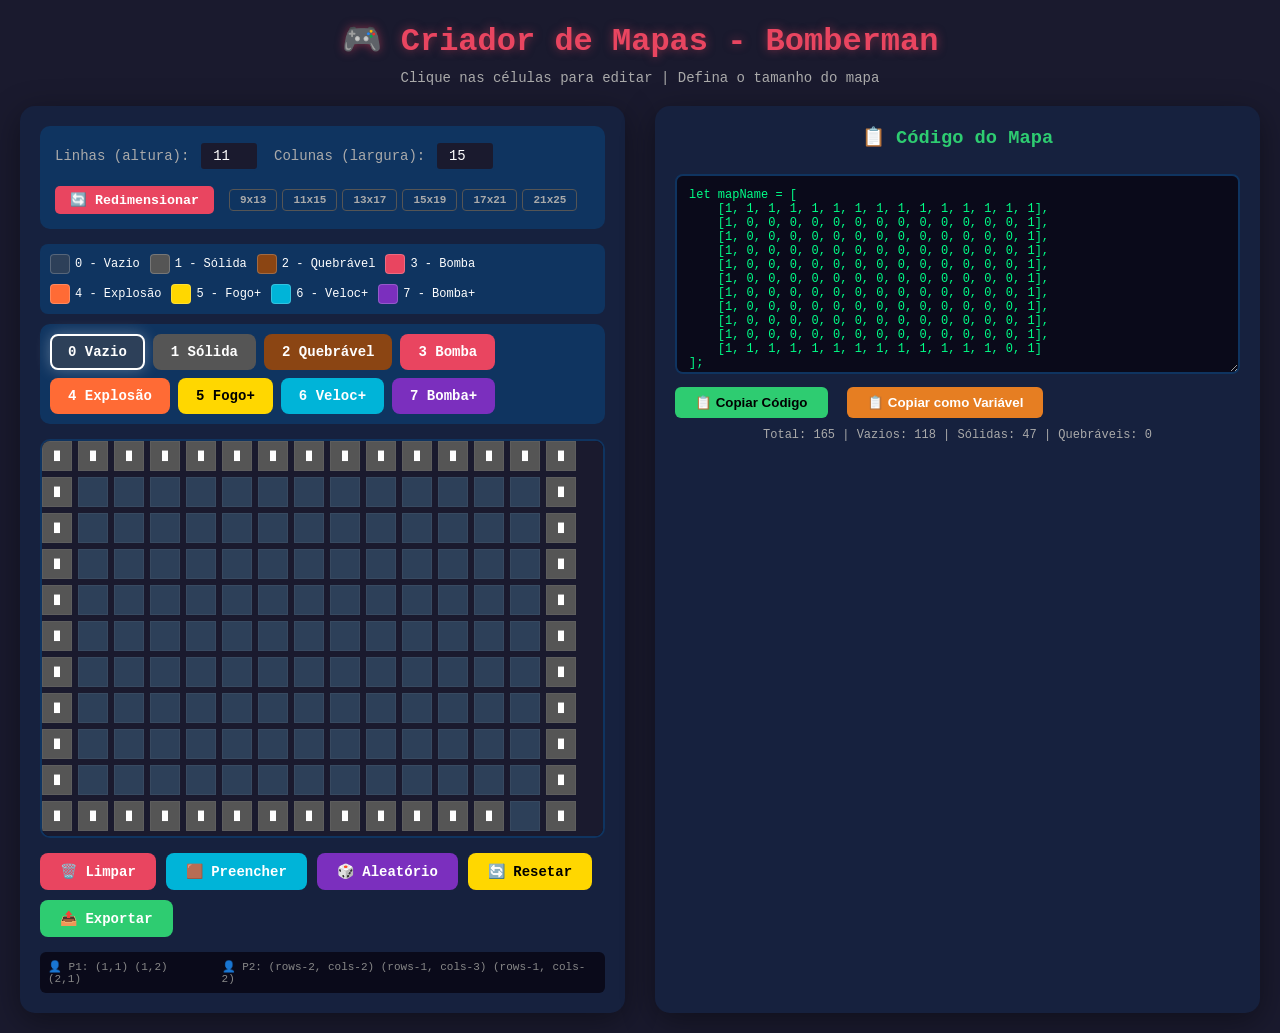
<file: Bomberman-Clone-master 4/deepseek_html_20260905_3e8e7f.html>
<!DOCTYPE html>
<html lang="pt-BR">
<head>
    <meta charset="UTF-8">
    <meta name="viewport" content="width=device-width, initial-scale=1.0">
    <title>🎮 Criador de Mapas - Bomberman</title>
    <style>
        * {
            margin: 0;
            padding: 0;
            box-sizing: border-box;
        }

        body {
            font-family: 'Courier New', monospace;
            background: #1a1a2e;
            color: #fff;
            display: flex;
            flex-direction: column;
            align-items: center;
            padding: 20px;
            min-height: 100vh;
        }

        h1 {
            color: #e94560;
            font-size: 32px;
            margin-bottom: 10px;
            text-shadow: 0 0 10px rgba(233, 69, 96, 0.5);
        }

        .subtitle {
            color: #aaa;
            margin-bottom: 20px;
            font-size: 14px;
        }

        .container {
            display: flex;
            gap: 30px;
            flex-wrap: wrap;
            justify-content: center;
            max-width: 1400px;
            width: 100%;
        }

        .editor-panel {
            background: #16213e;
            border-radius: 15px;
            padding: 20px;
            box-shadow: 0 8px 32px rgba(0, 0, 0, 0.4);
            flex: 1;
            min-width: 300px;
        }

        .preview-panel {
            background: #16213e;
            border-radius: 15px;
            padding: 20px;
            box-shadow: 0 8px 32px rgba(0, 0, 0, 0.4);
            flex: 1;
            min-width: 400px;
            display: flex;
            flex-direction: column;
            align-items: center;
        }

        .size-controls {
            display: flex;
            gap: 15px;
            margin-bottom: 15px;
            padding: 15px;
            background: #0f3460;
            border-radius: 10px;
            flex-wrap: wrap;
            align-items: center;
        }

        .size-controls label {
            font-size: 14px;
            color: #aaa;
        }

        .size-controls input {
            width: 60px;
            padding: 5px 10px;
            border-radius: 5px;
            border: 2px solid #0f3460;
            background: #1a1a2e;
            color: #fff;
            font-size: 14px;
            text-align: center;
            font-family: 'Courier New', monospace;
        }

        .size-controls input:focus {
            border-color: #e94560;
            outline: none;
        }

        .size-controls button {
            padding: 6px 15px;
            border: none;
            border-radius: 5px;
            cursor: pointer;
            font-weight: bold;
            background: #e94560;
            color: #fff;
            transition: all 0.3s;
            font-family: 'Courier New', monospace;
        }

        .size-controls button:hover {
            transform: scale(1.05);
        }

        .size-presets {
            display: flex;
            gap: 5px;
            flex-wrap: wrap;
        }

        .size-presets button {
            padding: 4px 10px;
            border: 1px solid #555;
            border-radius: 4px;
            background: transparent;
            color: #aaa;
            cursor: pointer;
            font-size: 11px;
            transition: all 0.3s;
            font-family: 'Courier New', monospace;
        }

        .size-presets button:hover {
            background: #e94560;
            color: #fff;
            border-color: #e94560;
        }

        .tools {
            display: flex;
            flex-wrap: wrap;
            gap: 8px;
            margin-bottom: 15px;
            padding: 10px;
            background: #0f3460;
            border-radius: 10px;
        }

        .tool-btn {
            padding: 8px 16px;
            border: 2px solid transparent;
            border-radius: 8px;
            cursor: pointer;
            font-weight: bold;
            font-size: 14px;
            transition: all 0.3s;
            font-family: 'Courier New', monospace;
        }

        .tool-btn:hover {
            transform: scale(1.05);
        }

        .tool-btn.active {
            border-color: #fff;
            box-shadow: 0 0 15px rgba(255, 255, 255, 0.3);
        }

        .tool-btn[data-value="0"] { background: #2d4059; color: #fff; }
        .tool-btn[data-value="1"] { background: #555; color: #fff; }
        .tool-btn[data-value="2"] { background: #8B4513; color: #fff; }
        .tool-btn[data-value="3"] { background: #e94560; color: #fff; }
        .tool-btn[data-value="4"] { background: #ff6b35; color: #fff; }
        .tool-btn[data-value="5"] { background: #ffd700; color: #000; }
        .tool-btn[data-value="6"] { background: #00b4d8; color: #fff; }
        .tool-btn[data-value="7"] { background: #7b2fbe; color: #fff; }

        .grid-container {
            overflow: auto;
            max-height: 600px;
            border: 2px solid #0f3460;
            border-radius: 10px;
            background: #0a0a1a;
            position: relative;
        }

        .grid {
            display: grid;
            gap: 1px;
            background: #1a1a2e;
            margin: 0 auto;
        }

        .cell {
            width: 30px;
            height: 30px;
            cursor: pointer;
            transition: all 0.1s;
            border: 1px solid rgba(255, 255, 255, 0.05);
            display: flex;
            align-items: center;
            justify-content: center;
            font-size: 10px;
            font-weight: bold;
            user-select: none;
        }

        .cell:hover {
            transform: scale(1.1);
            z-index: 1;
            box-shadow: 0 0 10px rgba(255, 255, 255, 0.3);
        }

        .cell-0 { background: #2d4059; color: #666; }
        .cell-1 { background: #555; color: #fff; }
        .cell-2 { background: #8B4513; color: #ff8c00; }
        .cell-3 { background: #e94560; color: #ff6b6b; }
        .cell-4 { background: #ff6b35; color: #ffd93d; }
        .cell-5 { background: #ffd700; color: #000; }
        .cell-6 { background: #00b4d8; color: #fff; }
        .cell-7 { background: #7b2fbe; color: #d4a0ff; }

        .cell-0::after { content: ''; }
        .cell-1::after { content: '█'; }
        .cell-2::after { content: '▒'; }
        .cell-3::after { content: '●'; }
        .cell-4::after { content: '✧'; }
        .cell-5::after { content: '🔥'; }
        .cell-6::after { content: '⚡'; }
        .cell-7::after { content: '💣'; }

        .controls {
            display: flex;
            gap: 10px;
            margin: 15px 0;
            flex-wrap: wrap;
        }

        .controls button {
            padding: 10px 20px;
            border: none;
            border-radius: 8px;
            cursor: pointer;
            font-weight: bold;
            font-family: 'Courier New', monospace;
            transition: all 0.3s;
            font-size: 14px;
        }

        .controls button:hover {
            transform: scale(1.05);
        }

        .btn-clear { background: #e94560; color: #fff; }
        .btn-fill { background: #00b4d8; color: #fff; }
        .btn-random { background: #7b2fbe; color: #fff; }
        .btn-reset { background: #ffd700; color: #000; }
        .btn-export { background: #2ecc71; color: #fff; }

        .code-output {
            width: 100%;
            margin-top: 15px;
        }

        .code-output textarea {
            width: 100%;
            height: 200px;
            background: #0a0a1a;
            color: #00ff88;
            border: 2px solid #0f3460;
            border-radius: 8px;
            padding: 12px;
            font-family: 'Courier New', monospace;
            font-size: 12px;
            resize: vertical;
            outline: none;
        }

        .code-output textarea:focus {
            border-color: #2ecc71;
        }

        .copy-btn {
            background: #2ecc71;
            color: #000;
            border: none;
            padding: 8px 20px;
            border-radius: 6px;
            cursor: pointer;
            font-weight: bold;
            margin-top: 8px;
            transition: all 0.3s;
        }

        .copy-btn:hover {
            transform: scale(1.05);
            box-shadow: 0 0 20px rgba(46, 204, 113, 0.4);
        }

        .legend {
            display: flex;
            flex-wrap: wrap;
            gap: 10px;
            margin: 10px 0;
            padding: 10px;
            background: #0f3460;
            border-radius: 8px;
        }

        .legend-item {
            display: flex;
            align-items: center;
            gap: 5px;
            font-size: 12px;
        }

        .legend-color {
            width: 20px;
            height: 20px;
            border-radius: 4px;
            border: 1px solid rgba(255,255,255,0.2);
        }

        .map-info {
            color: #aaa;
            font-size: 12px;
            margin-top: 10px;
        }

        .player-areas {
            display: flex;
            gap: 15px;
            padding: 8px;
            background: #0a0a1a;
            border-radius: 6px;
            margin-top: 5px;
            font-size: 11px;
            color: #888;
        }

        @media (max-width: 768px) {
            .container {
                flex-direction: column;
                align-items: center;
            }
            .preview-panel {
                min-width: unset;
                width: 100%;
            }
            .cell {
                width: 22px;
                height: 22px;
                font-size: 8px;
            }
            .tools {
                gap: 4px;
            }
            .tool-btn {
                padding: 5px 10px;
                font-size: 11px;
            }
            .size-controls {
                flex-direction: column;
                align-items: stretch;
            }
        }
    </style>
</head>
<body>
    <h1>🎮 Criador de Mapas - Bomberman</h1>
    <p class="subtitle">Clique nas células para editar | Defina o tamanho do mapa</p>

    <div class="container">
        <!-- Painel de Edição -->
        <div class="editor-panel">
            <div class="size-controls">
                <div>
                    <label>Linhas (altura):</label>
                    <input type="number" id="rowsInput" value="11" min="5" max="30">
                </div>
                <div>
                    <label>Colunas (largura):</label>
                    <input type="number" id="colsInput" value="15" min="5" max="40">
                </div>
                <button onclick="resizeMap()">🔄 Redimensionar</button>
                <div class="size-presets">
                    <button onclick="setSize(9,13)">9x13</button>
                    <button onclick="setSize(11,15)">11x15</button>
                    <button onclick="setSize(13,17)">13x17</button>
                    <button onclick="setSize(15,19)">15x19</button>
                    <button onclick="setSize(17,21)">17x21</button>
                    <button onclick="setSize(21,25)">21x25</button>
                </div>
            </div>

            <div class="legend">
                <div class="legend-item"><span class="legend-color" style="background:#2d4059;"></span> 0 - Vazio</div>
                <div class="legend-item"><span class="legend-color" style="background:#555;"></span> 1 - Sólida</div>
                <div class="legend-item"><span class="legend-color" style="background:#8B4513;"></span> 2 - Quebrável</div>
                <div class="legend-item"><span class="legend-color" style="background:#e94560;"></span> 3 - Bomba</div>
                <div class="legend-item"><span class="legend-color" style="background:#ff6b35;"></span> 4 - Explosão</div>
                <div class="legend-item"><span class="legend-color" style="background:#ffd700;"></span> 5 - Fogo+</div>
                <div class="legend-item"><span class="legend-color" style="background:#00b4d8;"></span> 6 - Veloc+</div>
                <div class="legend-item"><span class="legend-color" style="background:#7b2fbe;"></span> 7 - Bomba+</div>
            </div>

            <div class="tools" id="tools">
                <button class="tool-btn active" data-value="0">0 Vazio</button>
                <button class="tool-btn" data-value="1">1 Sólida</button>
                <button class="tool-btn" data-value="2">2 Quebrável</button>
                <button class="tool-btn" data-value="3">3 Bomba</button>
                <button class="tool-btn" data-value="4">4 Explosão</button>
                <button class="tool-btn" data-value="5">5 Fogo+</button>
                <button class="tool-btn" data-value="6">6 Veloc+</button>
                <button class="tool-btn" data-value="7">7 Bomba+</button>
            </div>

            <div class="grid-container">
                <div class="grid" id="grid"></div>
            </div>

            <div class="controls">
                <button class="btn-clear" onclick="clearMap()">🗑️ Limpar</button>
                <button class="btn-fill" onclick="fillMap()">🟫 Preencher</button>
                <button class="btn-random" onclick="randomMap()">🎲 Aleatório</button>
                <button class="btn-reset" onclick="resetMap()">🔄 Resetar</button>
                <button class="btn-export" onclick="exportMap()">📤 Exportar</button>
            </div>

            <div class="player-areas">
                <span>👤 P1: (1,1) (1,2) (2,1)</span>
                <span>👤 P2: (rows-2, cols-2) (rows-1, cols-3) (rows-1, cols-2)</span>
            </div>
        </div>

        <!-- Painel de Pré-visualização e Código -->
        <div class="preview-panel">
            <h3 style="color: #2ecc71; margin-bottom: 10px;">📋 Código do Mapa</h3>
            <div class="code-output">
                <textarea id="codeOutput" readonly></textarea>
                <button class="copy-btn" onclick="copyCode()">📋 Copiar Código</button>
                <button class="copy-btn" style="background: #e67e22; color: #fff; margin-left: 10px;" onclick="copyAsVariable()">📋 Copiar como Variável</button>
            </div>
            <div class="map-info" id="mapInfo">
                <span>Total: <span id="totalCells">0</span></span> | 
                <span>Vazios: <span id="count0">0</span></span> | 
                <span>Sólidas: <span id="count1">0</span></span> | 
                <span>Quebráveis: <span id="count2">0</span></span>
            </div>
        </div>
    </div>

    <script>
        // Configuração
        let ROWS = 11;
        let COLS = 15;
        let currentTool = 0;
        let mapData = [];

        // Inicializa o mapa
        function initMap(rows, cols) {
            ROWS = rows;
            COLS = cols;
            mapData = [];
            for (let r = 0; r < ROWS; r++) {
                mapData[r] = [];
                for (let c = 0; c < COLS; c++) {
                    // Borda é parede sólida (1)
                    if (r === 0 || r === ROWS - 1 || c === 0 || c === COLS - 1) {
                        mapData[r][c] = 1;
                    } else {
                        mapData[r][c] = 0;
                    }
                }
            }
            // Área dos jogadores (protegida)
            if (ROWS >= 3 && COLS >= 3) {
                mapData[1][1] = 0;
                if (COLS > 2) mapData[1][2] = 0;
                if (ROWS > 2) mapData[2][1] = 0;
                
                const p2Row = ROWS - 2;
                const p2Col = COLS - 2;
                if (p2Row < ROWS && p2Col < COLS) {
                    mapData[p2Row][p2Col] = 0;
                    if (p2Col > 0) mapData[p2Row][p2Col - 1] = 0;
                    if (p2Row + 1 < ROWS) mapData[p2Row + 1][p2Col] = 0;
                }
            }
        }

        // Renderiza o grid
        function renderGrid() {
            const grid = document.getElementById('grid');
            const cellSize = Math.min(35, Math.floor(700 / Math.max(COLS, ROWS)));
            grid.style.gridTemplateColumns = `repeat(${COLS}, ${cellSize}px)`;
            grid.style.gridTemplateRows = `repeat(${ROWS}, ${cellSize}px)`;
            grid.innerHTML = '';

            for (let r = 0; r < ROWS; r++) {
                for (let c = 0; c < COLS; c++) {
                    const cell = document.createElement('div');
                    const value = mapData[r]?.[c] !== undefined ? mapData[r][c] : 1;
                    cell.className = `cell cell-${value}`;
                    cell.dataset.row = r;
                    cell.dataset.col = c;
                    cell.addEventListener('click', () => handleCellClick(r, c));
                    cell.addEventListener('mousedown', (e) => {
                        if (e.button === 2) {
                            e.preventDefault();
                            if (r > 0 && r < ROWS - 1 && c > 0 && c < COLS - 1) {
                                mapData[r][c] = 0;
                                renderGrid();
                                updateCode();
                            }
                        }
                    });
                    grid.appendChild(cell);
                }
            }

            grid.addEventListener('contextmenu', (e) => e.preventDefault());
            updateStats();
        }

        // Manipula clique na célula
        function handleCellClick(row, col) {
            // Impede edição das bordas
            if (row === 0 || row === ROWS - 1 || col === 0 || col === COLS - 1) {
                if (currentTool !== 1) {
                    alert('⚠️ As bordas devem ser paredes sólidas (1)');
                    return;
                }
            }
            mapData[row][col] = currentTool;
            renderGrid();
            updateCode();
        }

        // Atualiza o código no textarea
        function updateCode() {
            const output = document.getElementById('codeOutput');
            let code = `let mapName = [\n`;
            for (let r = 0; r < ROWS; r++) {
                code += `    [`;
                for (let c = 0; c < COLS; c++) {
                    const value = mapData[r]?.[c] !== undefined ? mapData[r][c] : 1;
                    code += value;
                    if (c < COLS - 1) code += ', ';
                }
                code += `]`;
                if (r < ROWS - 1) code += `,`;
                code += `\n`;
            }
            code += `];`;
            output.value = code;
            updateStats();
        }

        // Atualiza estatísticas
        function updateStats() {
            const counts = [0, 0, 0, 0, 0, 0, 0, 0];
            let total = 0;
            for (let r = 0; r < ROWS; r++) {
                for (let c = 0; c < COLS; c++) {
                    const value = mapData[r]?.[c] !== undefined ? mapData[r][c] : 1;
                    counts[value] = (counts[value] || 0) + 1;
                    total++;
                }
            }
            document.getElementById('totalCells').textContent = total;
            document.getElementById('count0').textContent = counts[0] || 0;
            document.getElementById('count1').textContent = counts[1] || 0;
            document.getElementById('count2').textContent = counts[2] || 0;
        }

        // Ferramentas
        document.querySelectorAll('.tool-btn').forEach(btn => {
            btn.addEventListener('click', () => {
                document.querySelectorAll('.tool-btn').forEach(b => b.classList.remove('active'));
                btn.classList.add('active');
                currentTool = parseInt(btn.dataset.value);
            });
        });

        // Redimensionar mapa
        function resizeMap() {
            const newRows = parseInt(document.getElementById('rowsInput').value) || 11;
            const newCols = parseInt(document.getElementById('colsInput').value) || 15;
            
            if (newRows < 5 || newRows > 30 || newCols < 5 || newCols > 40) {
                alert('⚠️ Dimensões inválidas! Min: 5x5, Max: 30x40');
                return;
            }

            if (!confirm(`🔄 Redimensionar para ${newRows}x${newCols}?\nIsso pode perder dados do mapa atual.`)) return;

            // Preserva dados antigos
            const oldData = mapData;
            const oldRows = ROWS;
            const oldCols = COLS;

            // Cria novo mapa
            ROWS = newRows;
            COLS = newCols;
            mapData = [];

            for (let r = 0; r < ROWS; r++) {
                mapData[r] = [];
                for (let c = 0; c < COLS; c++) {
                    if (r < oldRows && c < oldCols && oldData[r] && oldData[r][c] !== undefined) {
                        mapData[r][c] = oldData[r][c];
                    } else if (r === 0 || r === ROWS - 1 || c === 0 || c === COLS - 1) {
                        mapData[r][c] = 1;
                    } else {
                        mapData[r][c] = 0;
                    }
                }
            }

            // Protege área dos jogadores
            if (ROWS >= 3 && COLS >= 3) {
                mapData[1][1] = 0;
                if (COLS > 2) mapData[1][2] = 0;
                if (ROWS > 2) mapData[2][1] = 0;
                
                const p2Row = ROWS - 2;
                const p2Col = COLS - 2;
                if (p2Row < ROWS && p2Col < COLS) {
                    mapData[p2Row][p2Col] = 0;
                    if (p2Col > 0) mapData[p2Row][p2Col - 1] = 0;
                    if (p2Row + 1 < ROWS) mapData[p2Row + 1][p2Col] = 0;
                }
            }

            renderGrid();
            updateCode();
        }

        // Presets de tamanho
        function setSize(rows, cols) {
            document.getElementById('rowsInput').value = rows;
            document.getElementById('colsInput').value = cols;
            resizeMap();
        }

        // Funções dos botões
        function clearMap() {
            if (!confirm('🗑️ Limpar todas as células (exceto bordas)?')) return;
            for (let r = 1; r < ROWS - 1; r++) {
                for (let c = 1; c < COLS - 1; c++) {
                    mapData[r][c] = 0;
                }
            }
            // Protege área dos jogadores
            if (ROWS >= 3 && COLS >= 3) {
                mapData[1][1] = 0;
                if (COLS > 2) mapData[1][2] = 0;
                if (ROWS > 2) mapData[2][1] = 0;
                
                const p2Row = ROWS - 2;
                const p2Col = COLS - 2;
                if (p2Row < ROWS && p2Col < COLS) {
                    mapData[p2Row][p2Col] = 0;
                    if (p2Col > 0) mapData[p2Row][p2Col - 1] = 0;
                    if (p2Row + 1 < ROWS) mapData[p2Row + 1][p2Col] = 0;
                }
            }
            renderGrid();
            updateCode();
        }

        function fillMap() {
            if (!confirm('🟫 Preencher todas as células com parede quebrável (2)?')) return;
            for (let r = 1; r < ROWS - 1; r++) {
                for (let c = 1; c < COLS - 1; c++) {
                    mapData[r][c] = 2;
                }
            }
            // Protege área dos jogadores
            if (ROWS >= 3 && COLS >= 3) {
                mapData[1][1] = 0;
                if (COLS > 2) mapData[1][2] = 0;
                if (ROWS > 2) mapData[2][1] = 0;
                
                const p2Row = ROWS - 2;
                const p2Col = COLS - 2;
                if (p2Row < ROWS && p2Col < COLS) {
                    mapData[p2Row][p2Col] = 0;
                    if (p2Col > 0) mapData[p2Row][p2Col - 1] = 0;
                    if (p2Row + 1 < ROWS) mapData[p2Row + 1][p2Col] = 0;
                }
            }
            renderGrid();
            updateCode();
        }

        function randomMap() {
            if (!confirm('🎲 Gerar mapa aleatório?')) return;
            for (let r = 1; r < ROWS - 1; r++) {
                for (let c = 1; c < COLS - 1; c++) {
                    // Pula posições dos jogadores
                    if ((r === 1 && (c === 1 || c === 2)) || 
                        (r === 2 && c === 1) ||
                        (r === ROWS - 2 && c === COLS - 1) ||
                        (r === ROWS - 1 && (c === COLS - 2 || c === COLS - 1))) {
                        mapData[r][c] = 0;
                        continue;
                    }
                    // 40% de chance de ser parede quebrável
                    mapData[r][c] = Math.random() < 0.4 ? 2 : 0;
                }
            }
            renderGrid();
            updateCode();
        }

        function resetMap() {
            if (!confirm('🔄 Resetar para o mapa padrão?')) return;
            initMap(ROWS, COLS);
            renderGrid();
            updateCode();
        }

        function exportMap() {
            const code = document.getElementById('codeOutput').value;
            const blob = new Blob([code], { type: 'text/javascript' });
            const url = URL.createObjectURL(blob);
            const a = document.createElement('a');
            a.href = url;
            a.download = `mapa_${ROWS}x${COLS}.js`;
            a.click();
            URL.revokeObjectURL(url);
        }

        function copyCode() {
            const output = document.getElementById('codeOutput');
            output.select();
            navigator.clipboard.writeText(output.value).then(() => {
                const btn = document.querySelector('.copy-btn');
                const originalText = btn.textContent;
                btn.textContent = '✅ Copiado!';
                setTimeout(() => btn.textContent = originalText, 2000);
            }).catch(() => {
                document.execCommand('copy');
                alert('📋 Código copiado!');
            });
        }

        function copyAsVariable() {
            const output = document.getElementById('codeOutput');
            let code = output.value;
            const match = code.match(/\[[\s\S]*\]/);
            if (match) {
                const variableCode = `const mapPersonalizado = ${match[0]};`;
                navigator.clipboard.writeText(variableCode).then(() => {
                    const btn = document.querySelector('.copy-btn:last-child');
                    const originalText = btn.textContent;
                    btn.textContent = '✅ Copiado!';
                    setTimeout(() => btn.textContent = originalText, 2000);
                }).catch(() => {
                    alert('📋 Código copiado!');
                });
            }
        }

        // Inicialização
        initMap(11, 15);
        renderGrid();
        updateCode();

        // Atalhos de teclado
        document.addEventListener('keydown', (e) => {
            if (e.key >= '0' && e.key <= '7') {
                const num = parseInt(e.key);
                document.querySelectorAll('.tool-btn').forEach(b => {
                    b.classList.toggle('active', parseInt(b.dataset.value) === num);
                });
                currentTool = num;
                e.preventDefault();
            }
            if (e.key === 'Enter' && (e.ctrlKey || e.metaKey)) {
                resizeMap();
                e.preventDefault();
            }
        });

        console.log('🎮 Criador de Mapas carregado!');
        console.log('📝 Use os números 0-7 para selecionar ferramentas');
        console.log('🖱️ Clique direito para apagar uma célula');
        console.log('📏 Redimensione o mapa usando os controles');
    </script>
</body>
</html>
</file>
